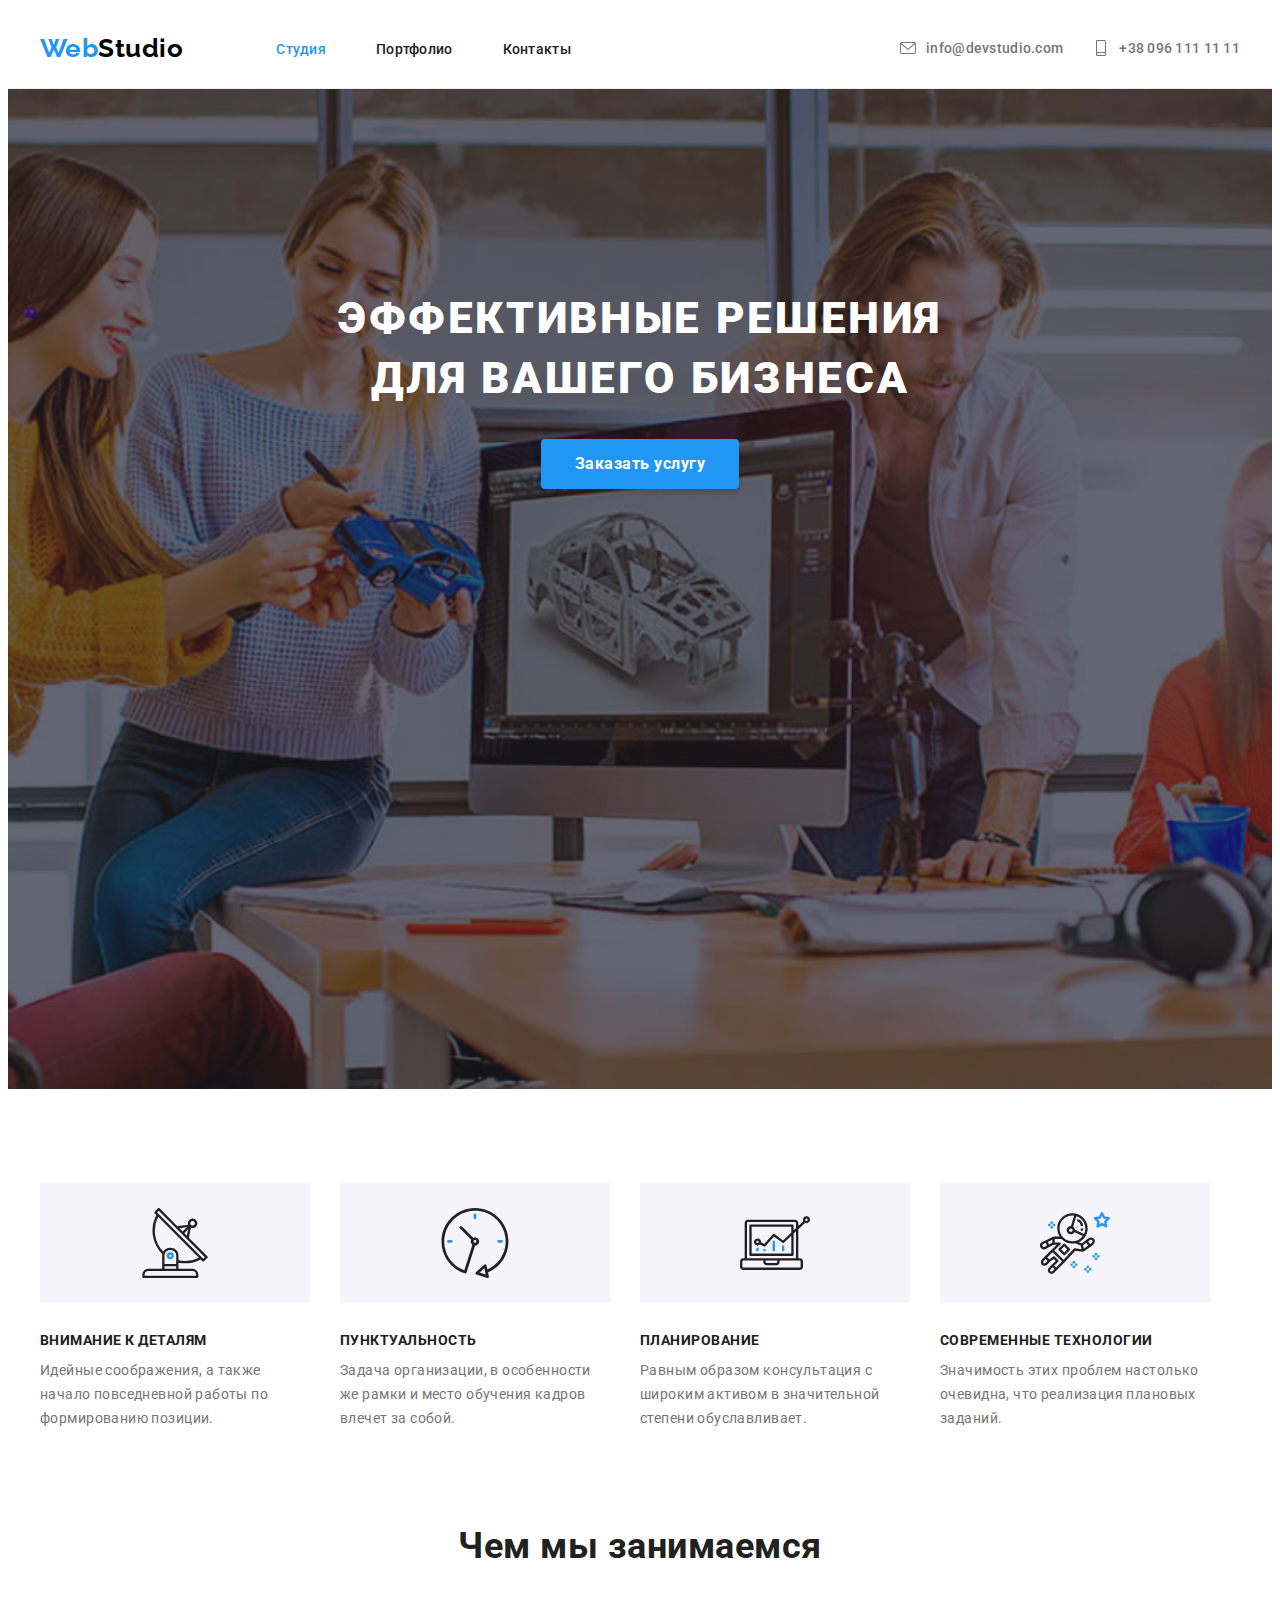
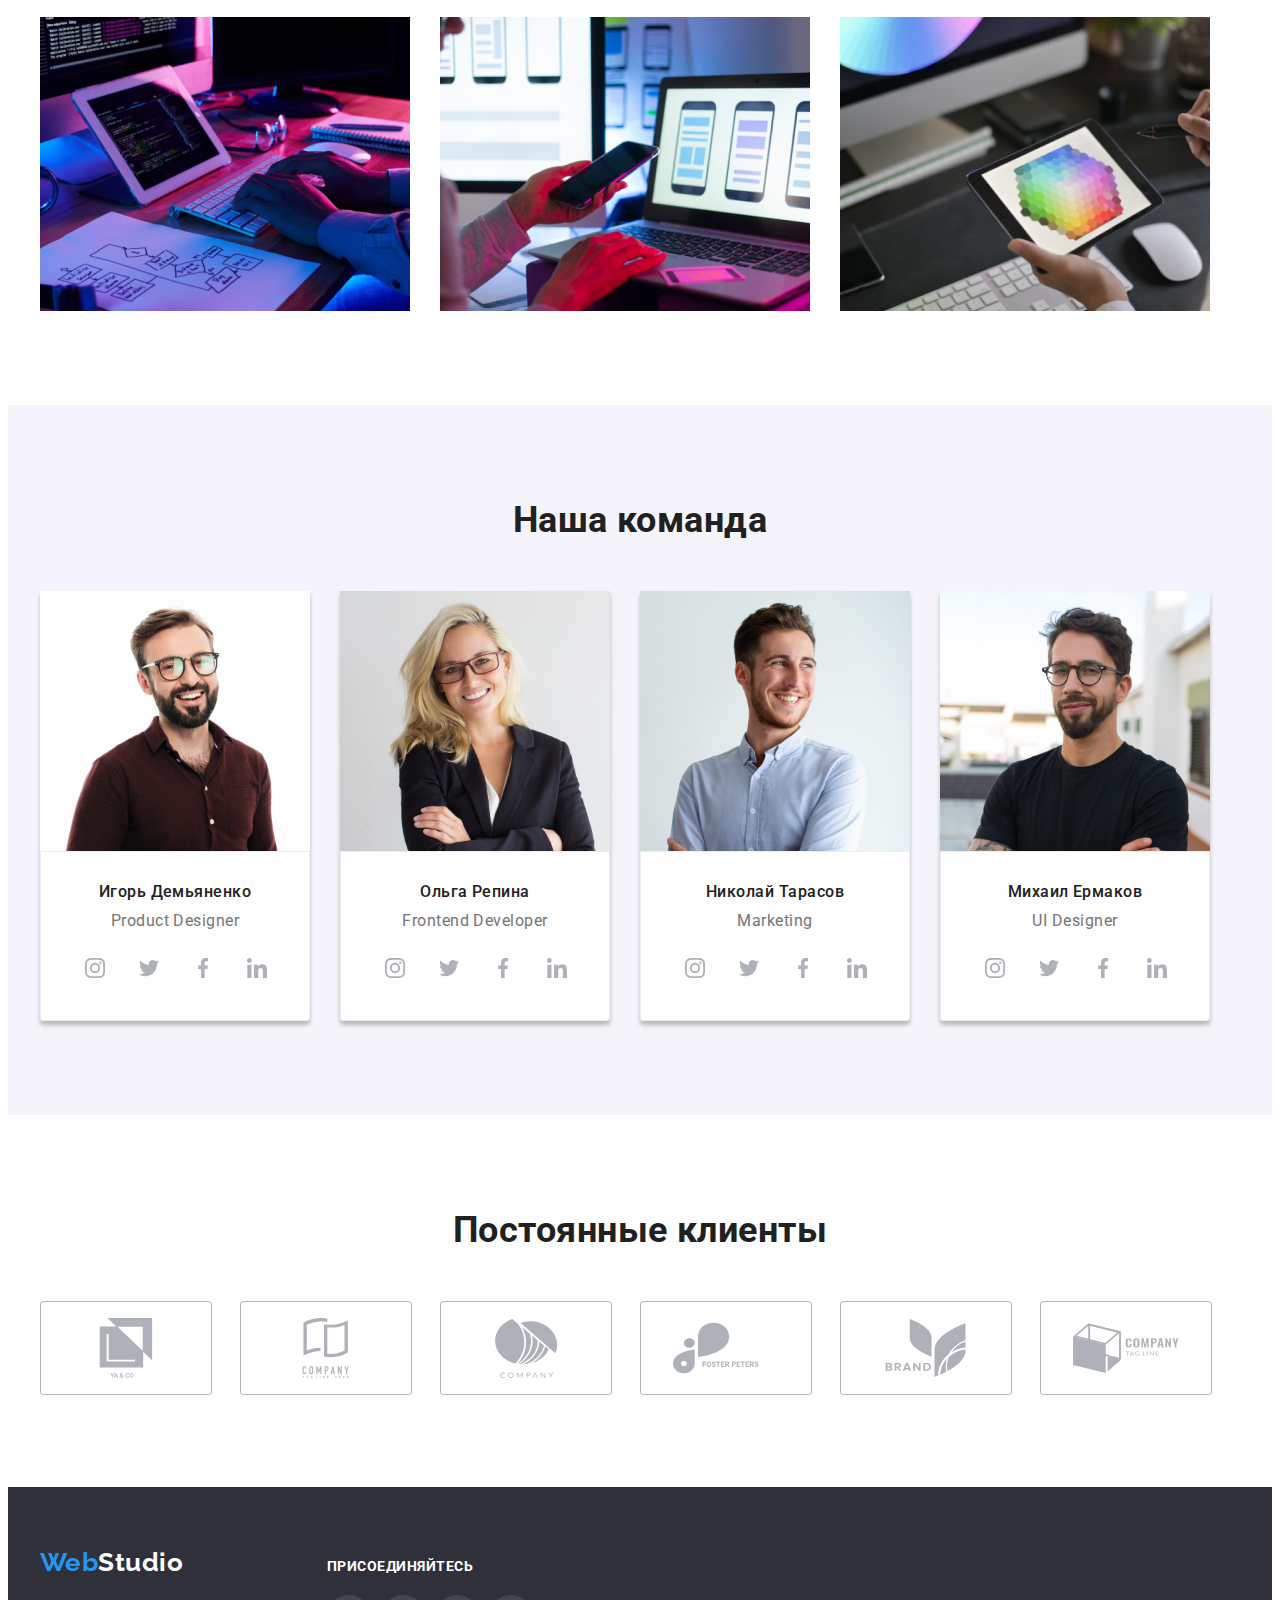
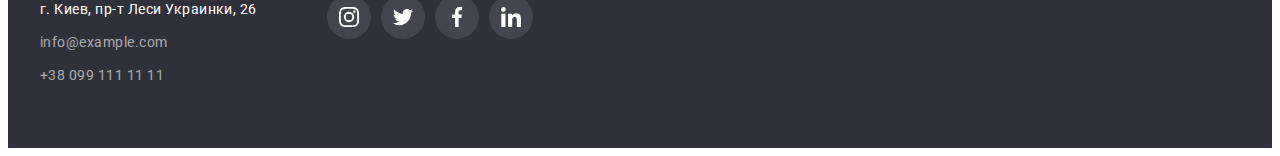
<file: index.html>
<!DOCTYPE html>
<html lang="ru">
  <head>
    <meta charset="UTF-8" />
    <meta http-equiv="X-UA-Compatible" content="IE=edge" />
    <meta name="viewport" content="width=device-width, initial-scale=1.0" />
    <title>Document</title>
    <link rel="preconnect" href="https://fonts.googleapis.com" />
    <link rel="preconnect" href="https://fonts.gstatic.com" crossorigin />
    <link
      href="https://fonts.googleapis.com/css2?family=Raleway:wght@700&family=Roboto:wght@400;500;700;900&display=swap"
      rel="stylesheet"
    />
    <link
      rel="stylesheet"
      href="https://cdnjs.cloudflare.com/ajax/libs/modern-normalize/1.1.0/modern-normalize.min.css"
      integrity="sha512-wpPYUAdjBVSE4KJnH1VR1HeZfpl1ub8YT/NKx4PuQ5NmX2tKuGu6U/JRp5y+Y8XG2tV+wKQpNHVUX03MfMFn9Q=="
      crossorigin="anonymous"
      referrerpolicy="no-referrer"
    />
    <link rel="stylesheet" href="./css/styles.css" />
  </head>
  <body>
    <header class="header">
      <div class="conteiner header-box">
        <nav class="nav">
          <a class="header-logo link" href=""> Web<span class="logo">Studio</span> </a>
          <ul class="nav-list list">
            <li class="nav-item"><a class="nav-link link current" href=""> Студия</a></li>
            <li class="nav-item">
              <a class="nav-link link" href="./portfolio.html"> Портфолио</a>
            </li>
            <li class="nav-item"><a class="nav-link link" href=""> Контакты</a></li>
          </ul>
        </nav>
        <ul class="header-list list">
          <li class="header-item">
            <a class="header-contacts link" href="mailto:info@devstudio.com" aria-label="конверт">
              <svg class="icon-envelope">
                <use href="./images/icons.svg#icon-envelope"></use>
              </svg>
              info@devstudio.com</a
            >
          </li>
          <li class="header-item">
            <a class="header-contacts link" href="tel:+380961111111" aria-label="смартфон">
              <svg class="icon-smartphone">
                <use href="./images/icons.svg#icon-smartphone"></use>
              </svg>
              +38 096 111 11 11</a
            >
          </li>
        </ul>
      </div>
    </header>
    <main class="main">
      <section class="hero section overlay">
        <h1 class="hero-title">ЭФФЕКТИВНЫЕ РЕШЕНИЯ ДЛЯ ВАШЕГО БИЗНЕСА</h1>
        <button type="button" class="hero-btn">Заказать услугу</button>
      </section>
      <!--  особености -->
      <section class="about section">
        <div class="conteiner">
          <h2 class="visually-hidden">особенности</h2>
          <ul class="about-list list">
            <li class="about-item">
              <div class="about-container">
                <svg class="about-svg">
                  <use href="./images/icons.svg#icon-antenna"></use>
                </svg>
              </div>
              <h3 class="about-after-title">Внимание к деталям</h3>
              <p class="about-text">
                Идейные соображения, а также начало повседневной работы по формированию позиции.
              </p>
            </li>
            <li class="about-item">
              <div class="about-container">
                <svg class="about-svg">
                  <use href="./images/icons.svg#icon-clock"></use>
                </svg>
              </div>
              <h3 class="about-after-title">Пунктуальность</h3>
              <p class="about-text">
                Задача организации, в особенности же рамки и место обучения кадров влечет за собой.
              </p>
            </li>
            <li class="about-item">
              <div class="about-container">
                <svg class="about-svg">
                  <use href="./images/icons.svg#icon-diagram"></use>
                </svg>
              </div>
              <h3 class="about-after-title">Планирование</h3>
              <p class="about-text">
                Равным образом консультация с широким активом в значительной степени обуславливает.
              </p>
            </li>
            <li class="about-item">
              <div class="about-container">
                <svg class="about-svg">
                  <use href="./images/icons.svg#icon-astronaut"></use>
                </svg>
              </div>
              <h3 class="about-after-title">Современные технологии</h3>
              <p class="about-text">
                Значимость этих проблем настолько очевидна, что реализация плановых заданий.
              </p>
            </li>
          </ul>
        </div>
      </section>
      <!--  услуги компании  -->
      <section class="work section">
        <div class="conteiner">
          <h2 class="work-title">Чем мы занимаемся</h2>
          <ul class="work-list list">
            <li class="work-item">
              <img src="./images/photo1.jpg" width="370" alt="сотрудник работающий на пк" />
            </li>
            <li class="work-item">
              <img src="./images/img6.jpg" width="370" alt=" ноутбук на котором создают по " />
            </li>
            <li class="work-item">
              <img src="./images/img.jpg" width="370" alt=" планшет в женских руках" />
            </li>
          </ul>
        </div>
      </section>
      <!-- персонал компании -->
      <section class="team section">
        <div class="conteiner">
          <h2 class="team-title">Наша команда</h2>
          <ul class="team-list list">
            <li class="team-item">
              <img class="icon" src="./images/img4.jpg" width="270" alt="сотрудник компании" />
              <div class="team-box">
                <h3 class="team-after-title">Игорь Демьяненко</h3>
                <p class="team-text">Product Designer</p>
                <ul class="list team-list-icon">
                  <li class="social-item">
                    <a class="sociai-link-team" href="">
                      <svg class="social-links">
                        <use href="./images/icons.svg#icon-instagram"></use>
                      </svg>
                    </a>
                  </li>
                  <li class="social-item">
                    <a class="sociai-link-team" href="">
                      <svg class="social-links">
                        <use href="./images/icons.svg#icon-twitter"></use>
                      </svg>
                    </a>
                  </li>
                  <li class="social-item">
                    <a class="sociai-link-team" href="">
                      <svg class="social-links">
                        <use href="./images/icons.svg#icon-facebook"></use>
                      </svg>
                    </a>
                  </li>
                  <li class="social-item">
                    <a class="sociai-link-team" href="">
                      <svg class="social-links">
                        <use href="./images/icons.svg#icon-linkedin"></use>
                      </svg>
                    </a>
                  </li>
                </ul>
              </div>
            </li>
            <li class="team-item">
              <img class="icon" src="./images/img1.jpg" width="270" alt="сотрудник компании" />
              <div class="team-box">
                <h3 class="team-after-title">Ольга Репина</h3>
                <p class="team-text">Frontend Developer</p>
                <ul class="list team-list-icon">
                  <li class="social-item">
                    <a class="sociai-link-team" href="">
                      <svg class="social-links">
                        <use href="./images/icons.svg#icon-instagram"></use>
                      </svg>
                    </a>
                  </li>
                  <li class="social-item">
                    <a class="sociai-link-team" href="">
                      <svg class="social-links">
                        <use href="./images/icons.svg#icon-twitter"></use>
                      </svg>
                    </a>
                  </li>
                  <li class="social-item">
                    <a class="sociai-link-team" href="">
                      <svg class="social-links">
                        <use href="./images/icons.svg#icon-facebook"></use>
                      </svg>
                    </a>
                  </li>
                  <li class="social-item">
                    <a class="sociai-link-team" href="">
                      <svg class="social-links">
                        <use href="./images/icons.svg#icon-linkedin"></use>
                      </svg>
                    </a>
                  </li>
                </ul>
              </div>
            </li>
            <li class="team-item">
              <img class="icon" src="./images/img2.jpg" width="270" alt="сотрудник компании" />
              <div class="team-box">
                <h3 class="team-after-title">Николай Тарасов</h3>
                <p class="team-text">Marketing</p>
                <ul class="list team-list-icon">
                  <li class="social-item">
                    <a class="sociai-link-team" href="">
                      <svg class="social-links">
                        <use href="./images/icons.svg#icon-instagram"></use>
                      </svg>
                    </a>
                  </li>
                  <li class="social-item">
                    <a class="sociai-link-team" href="">
                      <svg class="social-links">
                        <use href="./images/icons.svg#icon-twitter"></use>
                      </svg>
                    </a>
                  </li>
                  <li class="social-item">
                    <a class="sociai-link-team" href="">
                      <svg class="social-links">
                        <use href="./images/icons.svg#icon-facebook"></use>
                      </svg>
                    </a>
                  </li>
                  <li class="social-item">
                    <a class="sociai-link-team" href="">
                      <svg class="social-links">
                        <use href="./images/icons.svg#icon-linkedin"></use>
                      </svg>
                    </a>
                  </li>
                </ul>
              </div>
            </li>
            <li class="team-item">
              <img class="icon" src="./images/img3.jpg" width="270" alt="сотрудник комнании" />
              <div class="team-box">
                <h3 class="team-after-title">Михаил Ермаков</h3>
                <p class="team-text">UI Designer</p>
                <ul class="list team-list-icon">
                  <li class="social-item">
                    <a class="sociai-link-team" href="">
                      <svg class="social-links">
                        <use href="./images/icons.svg#icon-instagram"></use>
                      </svg>
                    </a>
                  </li>
                  <li class="social-item">
                    <a class="sociai-link-team" href="">
                      <svg class="social-links">
                        <use href="./images/icons.svg#icon-twitter"></use>
                      </svg>
                    </a>
                  </li>
                  <li class="social-item">
                    <a class="sociai-link-team" href="">
                      <svg class="social-links">
                        <use href="./images/icons.svg#icon-facebook"></use>
                      </svg>
                    </a>
                  </li>
                  <li class="social-item">
                    <a class="sociai-link-team" href="">
                      <svg class="social-links">
                        <use href="./images/icons.svg#icon-linkedin"></use>
                      </svg>
                    </a>
                  </li>
                </ul>
              </div>
            </li>
          </ul>
        </div>
      </section>

      <section class="clients section">
        <div class="conteiner">
          <h2 class="clients-title">Постоянные клиенты</h2>
          <ul class="list clients-list">
            <li class="clients-item">
              <a class="clients-link" href="" aria-label="логотип компании">
                <svg class="clients-svg">
                  <use href="./images/icons.svg#icon-group4"></use>
                </svg>
              </a>
            </li>
            <li class="clients-item">
              <a class="clients-link" href="" aria-label="логотип компании">
                <svg class="clients-svg">
                  <use href="./images/icons.svg#icon-group3"></use>
                </svg>
              </a>
            </li>
            <li class="clients-item">
              <a class="clients-link" href="" aria-label="логотип компании">
                <svg class="clients-svg">
                  <use href="./images/icons.svg#icon-group2"></use>
                </svg>
              </a>
            </li>
            <li class="clients-item">
              <a class="clients-link" href="" aria-label="логотип компании">
                <svg class="clients-svg">
                  <use href="./images/icons.svg#icon-group1"></use>
                </svg>
              </a>
            </li>
            <li class="clients-item">
              <a class="clients-link" href="" aria-label="логотип компании">
                <svg class="clients-svg">
                  <use href="./images/icons.svg#icon-group"></use>
                </svg>
              </a>
            </li>
            <li class="clients-item">
              <a class="clients-link" href="" aria-label="логотип компании">
                <svg class="clients-svg">
                  <use href="./images/icons.svg#icon-Object"></use>
                </svg>
              </a>
            </li>
          </ul>
        </div>
      </section>
    </main>
    <footer class="footer">
      <div class="conteiner footer-container">
        <div>
          <a class="footer-logo link" href=""> Web<span class="brand">Studio</span> </a>
          <address class="adr">
            <ul class="adr-list list">
              <li class="adr-item">
                <a
                  class="adr-link link"
                  href="https://www.google.com.ua/maps/place/бул.+Леси+Украинки,+26"
                  >г. Киев, пр-т Леси Украинки, 26</a
                >
              </li>
              <li class="adr-item">
                <a class="adr-link link" href="mailto:info@example.com">info@example.com</a>
              </li>
              <li class="adr-item">
                <a class="adr-link link" href="tel:+380991111111">+38 099 111 11 11</a>
              </li>
            </ul>
          </address>
        </div>

        <div class="footer-box">
          <p class="footer-text">ПРИСОЕДИНЯЙТЕСЬ</p>
          <ul class="list footer-social-list">
            <li class="footer-social-item">
              <a class="footer-social-link" href="" aria-label="icon-instagram">
                <svg class="footer-link">
                  <use href="./images/icons.svg#icon-instagram"></use>
                </svg>
              </a>
            </li>
            <li class="footer-social-item">
              <a class="footer-social-link" href="" aria-label="icon-twitter">
                <svg class="footer-link">
                  <use href="./images/icons.svg#icon-twitter"></use>
                </svg>
              </a>
            </li>
            <li class="footer-social-item">
              <a class="footer-social-link" href="" aria-label="icon-facebook">
                <svg class="footer-link">
                  <use href="./images/icons.svg#icon-facebook"></use>
                </svg>
              </a>
            </li>
            <li class="footer-social-item">
              <a class="footer-social-link" href="" aria-label="icon-linkedin">
                <svg class="footer-link">
                  <use href="./images/icons.svg#icon-linkedin"></use>
                </svg>
              </a>
            </li>
          </ul>
        </div>
      </div>
    </footer>
  </body>
</html>
</file>
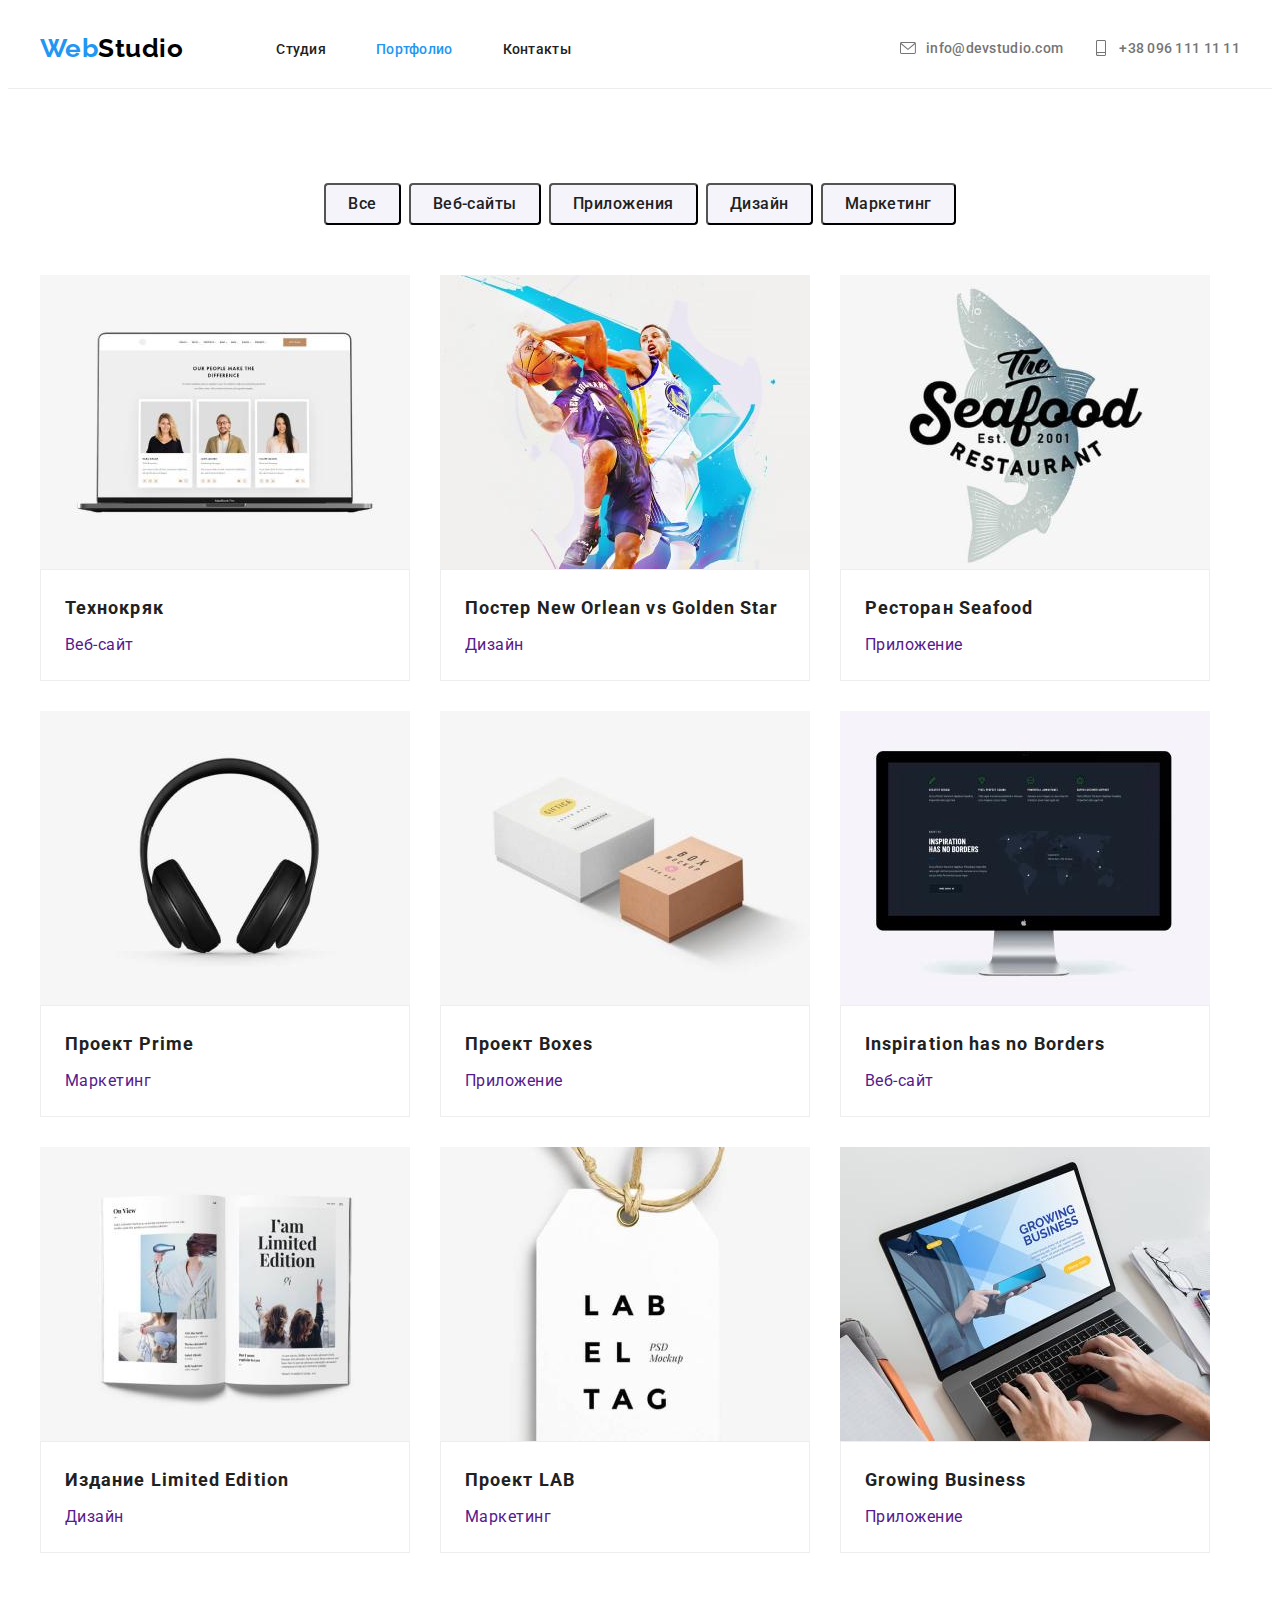
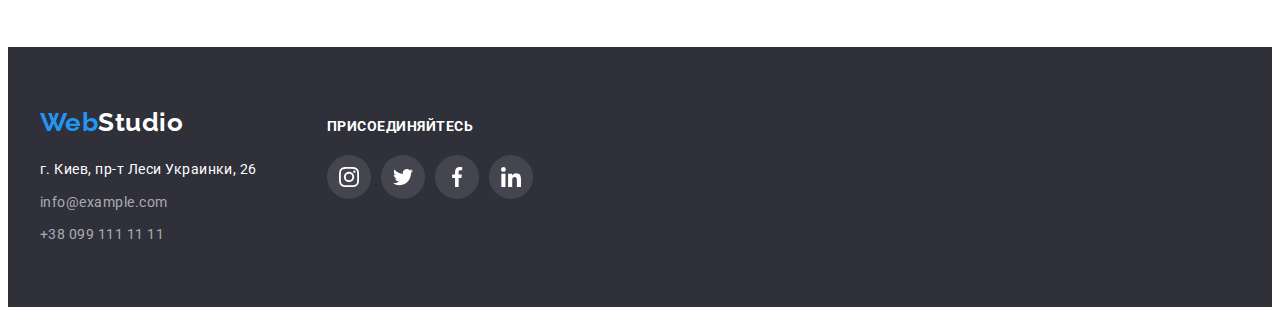
<file: portfolio.html>
<!DOCTYPE html>
<html lang="ru">
  <head>
    <meta charset="UTF-8" />
    <meta http-equiv="X-UA-Compatible" content="IE=edge" />
    <meta name="viewport" content="width=device-width, initial-scale=1.0" />
    <title>Document</title>
    <link rel="preconnect" href="https://fonts.googleapis.com" />
    <link rel="preconnect" href="https://fonts.gstatic.com" crossorigin />
    <link
      href="https://fonts.googleapis.com/css2?family=Raleway:wght@700&family=Roboto:wght@400;500;700;900&display=swap"
      rel="stylesheet"
    />
    <link
      rel="stylesheet"
      href="https://cdnjs.cloudflare.com/ajax/libs/modern-normalize/1.1.0/modern-normalize.min.css"
      integrity="sha512-wpPYUAdjBVSE4KJnH1VR1HeZfpl1ub8YT/NKx4PuQ5NmX2tKuGu6U/JRp5y+Y8XG2tV+wKQpNHVUX03MfMFn9Q=="
      crossorigin="anonymous"
      referrerpolicy="no-referrer"
    />
    <link rel="stylesheet" href="./css/styles.css" />
  </head>
  <body>
    <header class="header">
      <div class="conteiner header-box">
        <nav class="nav">
          <a class="header-logo link" href=""> Web<span class="logo">Studio</span> </a>
          <ul class="nav-list list">
            <li class="nav-item"><a href="./index.html" class="nav-link link"> Студия</a></li>
            <li class="nav-item"><a href="" class="nav-link link current"> Портфолио</a></li>
            <li class="nav-item"><a href="" class="nav-link link"> Контакты</a></li>
          </ul>
        </nav>
        <ul class="header-list list">
          <li class="header-item">
            <a class="header-contacts link" href="mailto:info@devstudio.com">
              <svg class="icon-envelope">
                <use href="./images/icons.svg#icon-envelope"></use>
              </svg>
              info@devstudio.com</a
            >
          </li>
          <li class="header-item">
            <a class="header-contacts link" href="tel:+380961111111">
              <svg class="icon-smartphone">
                <use href="./images/icons.svg#icon-smartphone"></use>
              </svg>
              +38 096 111 11 11</a
            >
          </li>
        </ul>
      </div>
    </header>
    <main class="main-porfolio">
      <section class="projects section">
        <div class="conteiner">
          <h1 class="visually-hidden">Проекты</h1>
          <ul class="btn-list list">
            <li class="btn-item"><button type="button" class="buttons">Все</button></li>
            <li class="btn-item"><button type="button" class="buttons">Веб-сайты</button></li>
            <li class="btn-item"><button type="button" class="buttons">Приложения</button></li>
            <li class="btn-item"><button type="button" class="buttons">Дизайн</button></li>
            <li class="btn-item"><button type="button" class="buttons">Маркетинг</button></li>
          </ul>

          <ul class="projects-list list">
            <li class="projects-item">
              <a class="link" href=""
                ><img class="projects-icon" src="./images/pic1.jpg" width="370" alt="ноутбук" />
                <div class="projects-box">
                  <h2 class="projects-after-title">Технокряк</h2>
                  <p class="projects-text">Веб-сайт</p>
                </div></a
              >
            </li>
            <li class="projects-item">
              <a class="link" href=""
                ><img
                  class="projects-icon"
                  src="./images/pic2.jpg"
                  width="370"
                  alt="два баскетболиста"
                />
                <div class="projects-box">
                  <h2 class="projects-after-title">Постер New Orlean vs Golden Star</h2>
                  <p class="projects-text">Дизайн</p>
                </div></a
              >
            </li>
            <li class="projects-item">
              <a class="link" href=""
                ><img
                  class="projects-icon"
                  src="./images/pic3.jpg"
                  width="370"
                  alt="логотип ресторана"
                />
                <div class="projects-box">
                  <h2 class="projects-after-title">Ресторан Seafood</h2>
                  <p class="projects-text">Приложение</p>
                </div></a
              >
            </li>
            <li class="projects-item">
              <a class="link" href=""
                ><img class="projects-icon" src="./images/pic4.jpg" width="370" alt="наушники" />
                <div class="projects-box">
                  <h2 class="projects-after-title">Проект Prime</h2>
                  <p class="projects-text">Маркетинг</p>
                </div></a
              >
            </li>
            <li class="projects-item">
              <a class="link" href=""
                ><img
                  class="projects-icon"
                  src="./images/pic5.jpg"
                  width="370"
                  alt="две коробочки"
                />
                <div class="projects-box">
                  <h2 class="projects-after-title">Проект Boxes</h2>
                  <p class="projects-text">Приложение</p>
                </div></a
              >
            </li>
            <li class="projects-item">
              <a class="link" href=""
                ><img class="projects-icon" src="./images/pic6.jpg" width="370" alt="монитор" />
                <div class="projects-box">
                  <h2 class="projects-after-title">Inspiration has no Borders</h2>
                  <p class="projects-text">Веб-сайт</p>
                </div></a
              >
            </li>
            <li class="projects-item">
              <a class="link" href=""
                ><img
                  class="projects-icon"
                  src="./images/pic7.jpg"
                  width="370"
                  alt="развернутая книга"
                />
                <div class="projects-box">
                  <h2 class="projects-after-title">Издание Limited Edition</h2>
                  <p class="projects-text">Дизайн</p>
                </div></a
              >
            </li>
            <li class="projects-item">
              <a class="link" href=""
                ><img
                  class="projects-icon"
                  src="./images/pic8.jpg"
                  width="370"
                  alt="бирка с надписью"
                />
                <div class="projects-box">
                  <h2 class="projects-after-title">Проект LAB</h2>
                  <p class="projects-text">Маркетинг</p>
                </div></a
              >
            </li>
            <li class="projects-item">
              <a class="link" href=""
                ><img class="projects-icon" src="./images/pic9.jpg" width="370" alt="ноутбук" />
                <div class="projects-box">
                  <h2 class="projects-after-title">Growing Business</h2>
                  <p class="projects-text">Приложение</p>
                </div></a
              >
            </li>
          </ul>
        </div>
      </section>
    </main>
    <footer class="footer">
      <div class="conteiner footer-container">
        <div>
          <a class="footer-logo link" href=""> Web<span class="brand">Studio</span> </a>
          <address class="adr">
            <ul class="adr-list list">
              <li class="adr-item">
                <a
                  class="adr-link link"
                  href="https://www.google.com.ua/maps/place/бул.+Леси+Украинки,+26"
                  >г. Киев, пр-т Леси Украинки, 26</a
                >
              </li>
              <li class="adr-item">
                <a class="adr-link link" href="mailto:info@example.com">info@example.com</a>
              </li>
              <li class="adr-item">
                <a class="adr-link link" href="tel:+380991111111">+38 099 111 11 11</a>
              </li>
            </ul>
          </address>
        </div>
        <div class="footer-box">
          <p class="footer-text">ПРИСОЕДИНЯЙТЕСЬ</p>
          <ul class="list footer-social-list">
            <li class="footer-social-item">
              <a class="footer-social-link" href="">
                <svg class="footer-link">
                  <use href="./images/icons.svg#icon-instagram"></use>
                </svg>
              </a>
            </li>
            <li class="footer-social-item">
              <a class="footer-social-link" href="">
                <svg class="footer-link">
                  <use href="./images/icons.svg#icon-twitter"></use>
                </svg>
              </a>
            </li>
            <li class="footer-social-item">
              <a class="footer-social-link" href="">
                <svg class="footer-link">
                  <use href="./images/icons.svg#icon-facebook"></use>
                </svg>
              </a>
            </li>
            <li class="footer-social-item">
              <a class="footer-social-link" href="">
                <svg class="footer-link">
                  <use href="./images/icons.svg#icon-linkedin"></use>
                </svg>
              </a>
            </li>
          </ul>
        </div>
      </div>
    </footer>
  </body>
</html>
</file>
<file: css/styles.css>
:root {
  --first-title-color: #ffffff;
  --second-title-color: #212121;
  --accent: #2196f3;
  --body-color: #757575;
  --bg-color: #e5e5e5;
  --first-text-color: #ffffff;
}
/* -=-------------------------сброс */
p,
h1,
h2,
h3 {
  margin: 0;
}

ul {
  margin: 0;
  padding: 0;
}

img {
  display: block;
  max-width: 100%;
  height: auto;
}

/* /-------------------------*общие стили  */

.conteiner {
  width: 1200px;
  padding-left: 15px;
  padding-right: 15px;
  margin: 0 auto;
}

.section {
  padding-top: 94px;
  padding-bottom: 94px;
}

.link {
  text-decoration: none;
}
.list {
  list-style: none;
}
.visually-hidden {
  position: absolute;
  white-space: nowrap;
  width: 1px;
  height: 1px;
  overflow: hidden;
  border: 0;
  padding: 0;
  clip: rect(0 0 0 0);
  clip-path: inset(50%);
  margin: -1px;
}

body {
  color: var(--body-color);
  letter-spacing: 0.03em;
  font-family: 'Roboto', sans-serif;
}

/* ------------------header главная страница */
.header {
  background-color: var(--first-title-color);
  border-bottom: 1px solid #ececec;
}

.header-box {
  display: flex;
  align-items: center;
  justify-content: space-between;
}

.nav {
  display: flex;
  align-items: center;
}

.header-logo {
  font-family: Raleway;
  font-style: normal;
  font-weight: 700;
  font-size: 26px;
  line-height: 1.19;
  color: var(--accent);

  padding-top: 24px;
  padding-bottom: 24px;
  margin-right: 93px;
}

.logo {
  color: #000000;
}

.nav-list {
  display: flex;
}

.nav-item:not(:last-child) {
  margin-right: 50px;
}

.nav-link {
  font-weight: 500;
  font-size: 14px;
  line-height: 1.14;
  letter-spacing: 0.02em;

  color: var(--second-title-color);
  padding-top: 32px;
  padding-bottom: 32px;
}
.current {
  color: var(--accent);
}
.nav-link:hover,
.nav-link:focus {
  color: var(--accent);
}

.header-list {
  display: flex;
  align-items: center;
}

.header-item + .header-item {
  margin-left: 30px;
}

.header-contacts:focus,
.header-contacts:hover {
  color: var(--accent);
}
.header-contacts {
  display: flex;
  align-items: center;
  font-weight: 500;
  font-size: 14px;
  line-height: 1.14x;
  letter-spacing: 0.02em;

  color: var(--body-color);

  padding-top: 32px;
  padding-bottom: 32px;
}

.icon-envelope {
  width: 16px;
  height: 16px;
  margin-right: 10px;
  fill: currentColor;
}

.icon-smartphone {
  width: 16px;
  height: 16px;
  margin-right: 10px;
  fill: currentColor;
}

/* -----------------hero------------------- */
.hero-title {
  width: 695px;
  margin: 0 auto;
  margin-bottom: 30px;

  font-weight: 900;
  font-size: 44px;
  line-height: 1.36;
  text-align: center;
  letter-spacing: 0.06em;
  text-transform: uppercase;
  color: var(--first-title-color);
}

.hero {
  padding: 200px 0;
  text-align: center;
}

.hero-btn {
  padding: 10px 32px;

  font-family: inherit;
  font-style: normal;
  font-weight: 700;
  font-size: 16px;
  line-height: 1.62;
  letter-spacing: 0.03em;
  cursor: pointer;

  color: var(--first-title-color);
  background-color: #2196f3;

  box-shadow: 0px 4px 4px rgba(0, 0, 0, 0.15);
  border-radius: 4px;
  border-color: transparent;
}
.hero-btn:hover,
.hero-btn:focus {
  color: var(--first-text-color);
  background-color: #188ce8;
}

.overlay {
  max-width: 1600px;
  min-height: 600px;
  margin: 0 auto;

  background-color: #2f303a;
  background-image: linear-gradient(to right, rgba(47, 48, 58, 0.4), rgba(47, 48, 58, 0.4)),
    url('../images/fon.jpg');
  background-repeat: no-repeat;
  background-position: center;
  background-size: cover;
}
/* ------------------about----------------
 */
.about {
  padding-bottom: 0;
}

.about-list {
  display: flex;
  flex-wrap: wrap;
}

.about-item {
  width: 270px;
  margin-right: 30px;
}

.about-container {
  display: flex;
  justify-content: center;
  align-items: center;
  height: 120px;
  background-color: #f5f4fa;
  margin-bottom: 30px;
}

.about-svg {
  width: 70px;
  height: 70px;
}

.about-item:nth-child(4n) {
  margin-right: 0;
}

.about-after-title {
  margin-bottom: 10px;

  font-weight: 700;
  font-size: 14px;
  line-height: 1.14;
  text-transform: uppercase;
  color: var(--second-title-color);
}
.about-text {
  font-size: 14px;
  line-height: 1.71;
  letter-spacing: 0.03em;
}
/* ------------------------work */

.work-title {
  margin-bottom: 50px;

  font-weight: 700;
  font-size: 36px;
  line-height: 1.17;
  text-align: center;
  color: var(--second-title-color);
}

.work-list {
  display: flex;
  flex-wrap: wrap;
}

.work-item {
  width: 370px;
  margin-right: 30px;
}

.work-item:nth-child(3n) {
  margin-right: 0;
}

/* ----------------------team---------- */

.team {
  background-color: #f5f4fa;
}

.team-box {
  background-color: #ffffff;
  border: 1px solid #eeeeee;
  padding-top: 30px;
  padding-bottom: 30px;
  border-bottom-right-radius: 4px;
  border-bottom-left-radius: 4px;
}

.team-title {
  margin-bottom: 50px;

  font-weight: 700;
  font-size: 36px;
  line-height: 1.17;
  text-align: center;
  color: var(--second-title-color);
}

.team-list {
  display: flex;
  flex-wrap: wrap;
}

.team-item {
  width: 270px;
  margin-right: 30px;
  border-bottom-right-radius: 4px;
  border-bottom-left-radius: 4px;
  box-shadow: 0px 4px 4px rgba(0, 0, 0, 0.25);
}

.team-item:nth-child(4n) {
  margin-right: 0;
}

.team-after-title {
  margin-bottom: 10px;

  font-weight: 500;
  font-size: 16px;
  line-height: 1.19;
  text-align: center;
  color: var(--second-title-color);
}

.team-text {
  font-size: 16px;
  line-height: 1.19;
  text-align: center;
  margin-bottom: 16px;
}

.team-list-icon {
  display: flex;
  margin-left: 32px;
}

.social-item {
  width: 44px;
  height: 44px;
  margin-right: 10px;
}
.sociai-link-team {
  display: flex;
  justify-content: center;
  align-items: center;
  width: 100%;
  height: 100%;
  color: #afb1b8;
  border-radius: 50%;
}

.social-item:nth-child(4n) {
  margin-right: 0;
}
.sociai-link-team:focus,
.sociai-link-team:hover {
  color: #ffffff;
  background-color: var(--accent);
}

.social-links {
  width: 20px;
  height: 20px;
  fill: currentColor;
}

/* ------------------------------клиенты */
.clients-title {
  margin-bottom: 50px;
  font-weight: 700;
  font-size: 36px;
  line-height: 1.17;
  text-align: center;
  color: var(--second-title-color);
}

.clients-list {
  display: flex;
}

.clients-item {
  width: 170px;
  height: 92px;
  margin-right: 30px;
}

.clients-item:last-child {
  margin-right: 0;
}
.clients-link {
  display: flex;
  justify-content: center;
  align-items: center;
  width: 100%;
  height: 100%;
  color: #afb1b8;
  border: 1px solid #afb1b8;
  border-radius: 3%;
}

.clients-link:hover,
.clients-link:focus {
  color: var(--accent);
  border: 1px solid #2196f3;
  border-radius: 3%;
}

.clients-svg {
  width: 106px;
  height: 60px;
  fill: currentColor;
}

/* ------------------------------footer */
.footer {
  background-color: #2f303a;
}
.brand {
  color: var(--first-text-color);
}

.adr {
  margin-right: 70px;
}

.adr-link {
  display: block;

  font-family: Roboto;
  font-style: normal;
  font-weight: 400;
  font-size: 14px;
  line-height: 1.71;
  color: rgba(255, 255, 255, 0.6);
}

a[href="https://www.google.com.ua/maps/place/бул.+Леси+Украинки,+26"]
{
  color: var(--first-text-color);
}

.adr-item {
  display: block;
}

.adr-item:not(:last-child) {
  margin-bottom: 9px;
}

.adr-link:hover,
.adr-link:focus {
  color: var(--accent);
}

.footer-container {
  display: flex;
}

.footer-box {
  padding-top: 12px;
}

.footer-text {
  margin-bottom: 20px;
  color: #ffffff;
  font-weight: 700;
  font-size: 14px;
  line-height: 1.14;
}

.footer-social-list {
  display: flex;
}

.footer-social-item {
  width: 44px;
  height: 44px;
  margin-right: 10px;
}

.footer-social-item:last-child {
  margin-right: 0;
}

.footer-social-link {
  display: flex;
  justify-content: center;
  align-items: center;
  width: 100%;
  height: 100%;
  color: #ffffff;
  background-color: rgba(255, 255, 255, 0.1);

  border-radius: 50%;
}

.footer-social-link:hover,
.footer-social-link:focus {
  background-color: var(--accent);
}
.footer-link {
  width: 20px;
  height: 20px;
  fill: currentColor;
}
/* -------------------портфолио ----------------------------*/

/* ---------------------projects */

.projects-list {
  display: flex;
  flex-wrap: wrap;
}

.projects-item {
  width: 370px;
  margin-right: 30px;
  margin-bottom: 30px;
}
.projects-item:nth-child(3n) {
  margin-right: 0;
}

.projects-item:nth-last-child(-n + 3) {
  margin-bottom: 0;
}

.projects-item:focus,
.projects-item:hover {
  box-shadow: 1px 4px 6px rgba(0, 0, 0, 0.16);
}

.btn-list {
  margin-bottom: 50px;
  display: flex;
  justify-content: center;
}

.btn-item + .btn-item {
  margin-left: 8px;
}

.buttons {
  font-family: inherit;
  font-style: normal;
  font-weight: 500;
  font-size: 16px;
  line-height: 1.62;

  text-align: center;
  letter-spacing: 0.03em;

  color: var(--second-title-color);
  background-color: #f5f4fa;
  border-radius: 4px;
  cursor: pointer;

  padding: 6px 22px;
}
.buttons:hover,
.buttons:focus {
  color: var(--first-text-color);
  background-color: var(--accent);
  box-shadow: 0px 2px 2px rgba(0, 0, 0, 0.12), 0px 1px 2px rgba(0, 0, 0, 0.08),
    0px 3px 1px rgba(0, 0, 0, 0.1);
}

.projects-after-title {
  margin-bottom: 4px;

  font-weight: 700;
  font-size: 18px;
  line-height: 2;
  letter-spacing: 0.06em;
  color: var(--second-title-color);
}

.projects-text {
  font-size: 16px;
  line-height: 1.87;
  letter-spacing: 0.03em;
}

.projects-box {
  background-color: #ffffff;
  border: 1px solid #eeeeee;
  padding: 20px 24px;
}
/* ------------------------------footer */

.footer-logo {
  font-family: Raleway;
  font-style: normal;
  font-weight: 700;
  font-size: 26px;
  line-height: 1.19;
  color: var(--accent);

  display: block;
  margin-bottom: 20px;
}

.footer {
  padding-top: 60px;
  padding-bottom: 60px;
}
</file>
